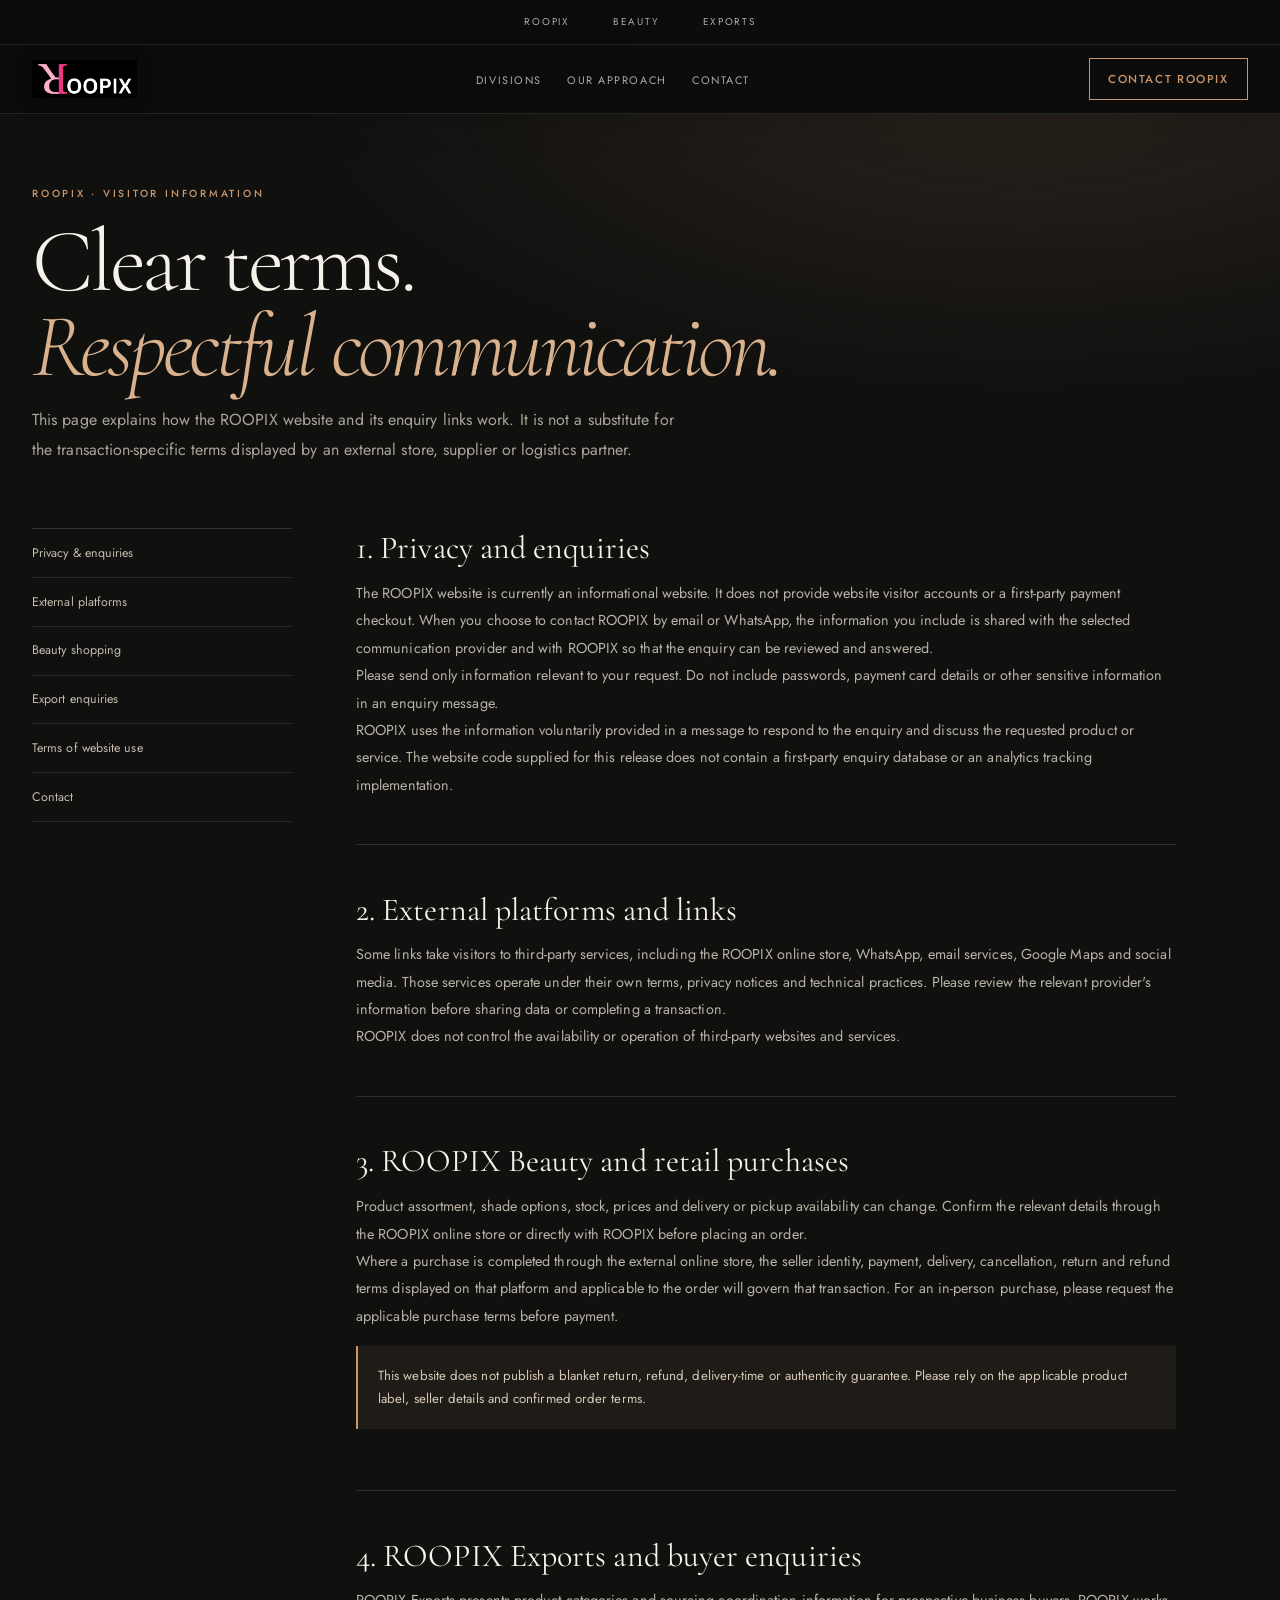
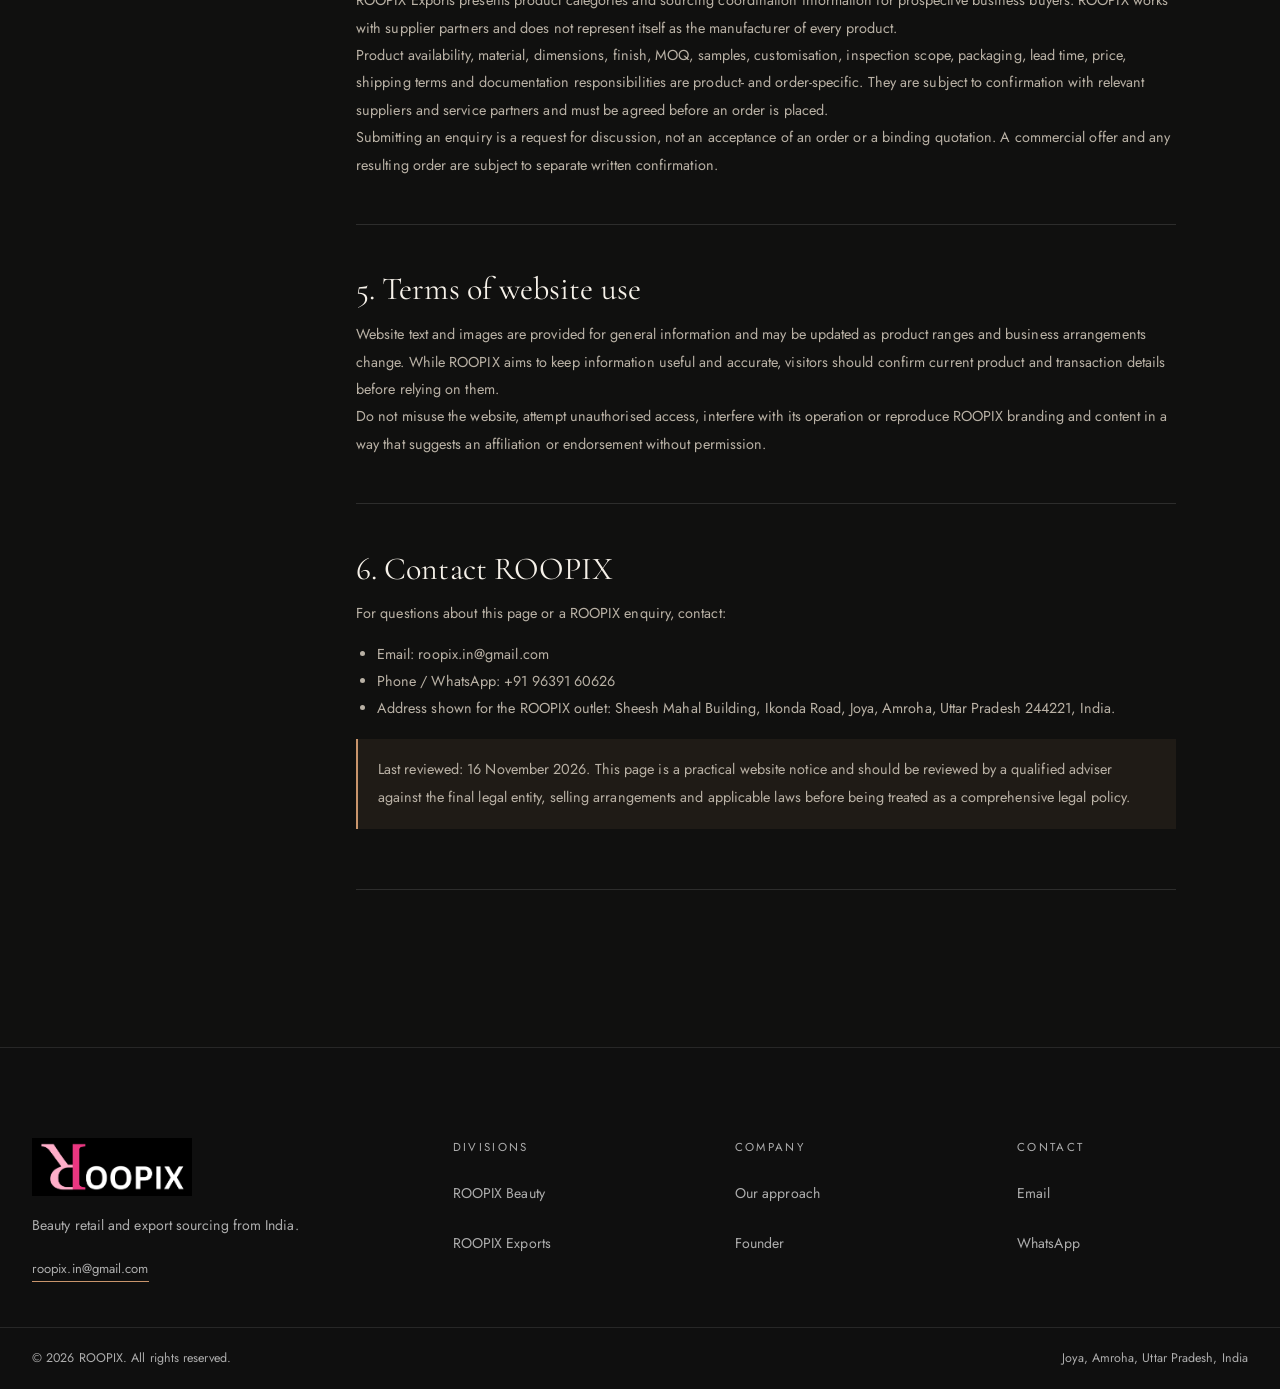
<file: policies/index.html>
<!DOCTYPE html>
<html lang="en"><head>
<meta charset="UTF-8"/><meta name="viewport" content="width=device-width,initial-scale=1"/>
<title>Website Information &amp; Privacy | ROOPIX</title>
<meta name="description" content="ROOPIX website information, privacy and service terms for visitors and customers."/>
<meta name="robots" content="index,follow"/><link rel="canonical" href="https://roopix.in/policies/"/>
<meta property="og:title" content="Website Information &amp; Privacy | ROOPIX"/><meta property="og:description" content="How the ROOPIX website, enquiry links and external shopping services work."/><meta property="og:image" content="https://roopix.in/assets/og-roopix.jpg"/>
<link rel="icon" type="image/svg+xml" href="../assets/favicon.svg"/><link rel="alternate icon" type="image/png" href="../assets/favicon-32.png" sizes="32x32"/><link rel="apple-touch-icon" href="../assets/apple-touch-icon.png"/><link rel="preconnect" href="https://fonts.googleapis.com"/><link rel="preconnect" href="https://fonts.gstatic.com" crossorigin/>
<link rel="stylesheet" href="https://fonts.googleapis.com/css2?family=Cormorant+Garamond:ital,wght@0,300;0,400;0,500;1,300;1,400&family=Jost:wght@300;400;500&display=swap"/>
<link rel="stylesheet" href="../assets/base.css?v=6"/><link rel="stylesheet" href="../assets/premium.css?v=2"/><link rel="stylesheet" href="../assets/refinements.css?v=1"/>
<link rel="stylesheet" href="policy.css?v=2"/>
<link rel="stylesheet" href="policy.css?v=2"/><link rel="stylesheet" href="../assets/quality-assurance.css?v=20261117-1"/></head>
<body class="policy-page">
<a class="skip-link" href="#main">Skip to content</a>
<header class="site-header"><div class="division-bar"><a href="../">ROOPIX</a><a href="../beauty/">Beauty</a><a href="../exports/">Exports</a></div><nav class="nav" aria-label="Main"><a class="nav-logo" href="../" aria-label="ROOPIX home"><img src="../assets/logo.webp" alt="ROOPIX" height="38"/></a><ul class="nav-links"><li><a href="../#divisions">Divisions</a></li><li><a href="../#vision">Our approach</a></li><li><a href="../#contact">Contact</a></li></ul><div class="nav-right"><a class="nav-cta" href="mailto:roopix.in@gmail.com">Contact ROOPIX</a><button class="menu-toggle" id="menuToggle" type="button" aria-expanded="false" aria-controls="mobileMenu" aria-label="Open menu"><span></span><span></span><span></span></button></div></nav></header>
<div class="mobile-menu" id="mobileMenu"><ul><li><a href="../">ROOPIX Home</a></li><li><a href="../beauty/">ROOPIX Beauty</a></li><li><a href="../exports/">ROOPIX Exports</a></li></ul><a class="btn btn-primary" href="mailto:roopix.in@gmail.com">Contact ROOPIX</a></div>
<main id="main"><section class="policy-hero"><div class="container"><p class="eyebrow">ROOPIX · Visitor information</p><h1>Clear terms.<br/><em>Respectful communication.</em></h1><p>This page explains how the ROOPIX website and its enquiry links work. It is not a substitute for the transaction-specific terms displayed by an external store, supplier or logistics partner.</p></div></section>
<div class="container policy-layout"><nav class="policy-nav" aria-label="Policy sections"><a href="#privacy">Privacy &amp; enquiries</a><a href="#external">External platforms</a><a href="#beauty">Beauty shopping</a><a href="#exports">Export enquiries</a><a href="#site">Terms of website use</a><a href="#contact">Contact</a></nav>
<div class="policy-content">
<section id="privacy"><h2>1. Privacy and enquiries</h2><p>The ROOPIX website is currently an informational website. It does not provide website visitor accounts or a first-party payment checkout. When you choose to contact ROOPIX by email or WhatsApp, the information you include is shared with the selected communication provider and with ROOPIX so that the enquiry can be reviewed and answered.</p><p>Please send only information relevant to your request. Do not include passwords, payment card details or other sensitive information in an enquiry message.</p><p>ROOPIX uses the information voluntarily provided in a message to respond to the enquiry and discuss the requested product or service. The website code supplied for this release does not contain a first-party enquiry database or an analytics tracking implementation.</p></section>
<section id="external"><h2>2. External platforms and links</h2><p>Some links take visitors to third-party services, including the ROOPIX online store, WhatsApp, email services, Google Maps and social media. Those services operate under their own terms, privacy notices and technical practices. Please review the relevant provider's information before sharing data or completing a transaction.</p><p>ROOPIX does not control the availability or operation of third-party websites and services.</p></section>
<section id="beauty"><h2>3. ROOPIX Beauty and retail purchases</h2><p>Product assortment, shade options, stock, prices and delivery or pickup availability can change. Confirm the relevant details through the ROOPIX online store or directly with ROOPIX before placing an order.</p><p>Where a purchase is completed through the external online store, the seller identity, payment, delivery, cancellation, return and refund terms displayed on that platform and applicable to the order will govern that transaction. For an in-person purchase, please request the applicable purchase terms before payment.</p><div class="policy-note">This website does not publish a blanket return, refund, delivery-time or authenticity guarantee. Please rely on the applicable product label, seller details and confirmed order terms.</div></section>
<section id="exports"><h2>4. ROOPIX Exports and buyer enquiries</h2><p>ROOPIX Exports presents product categories and sourcing coordination information for prospective business buyers. ROOPIX works with supplier partners and does not represent itself as the manufacturer of every product.</p><p>Product availability, material, dimensions, finish, MOQ, samples, customisation, inspection scope, packaging, lead time, price, shipping terms and documentation responsibilities are product- and order-specific. They are subject to confirmation with relevant suppliers and service partners and must be agreed before an order is placed.</p><p>Submitting an enquiry is a request for discussion, not an acceptance of an order or a binding quotation. A commercial offer and any resulting order are subject to separate written confirmation.</p></section>
<section id="site"><h2>5. Terms of website use</h2><p>Website text and images are provided for general information and may be updated as product ranges and business arrangements change. While ROOPIX aims to keep information useful and accurate, visitors should confirm current product and transaction details before relying on them.</p><p>Do not misuse the website, attempt unauthorised access, interfere with its operation or reproduce ROOPIX branding and content in a way that suggests an affiliation or endorsement without permission.</p></section>
<section id="contact"><h2>6. Contact ROOPIX</h2><p>For questions about this page or a ROOPIX enquiry, contact:</p><ul><li>Email: <a href="mailto:roopix.in@gmail.com">roopix.in@gmail.com</a></li><li>Phone / WhatsApp: <a href="tel:+919639160626">+91 96391 60626</a></li><li>Address shown for the ROOPIX outlet: Sheesh Mahal Building, Ikonda Road, Joya, Amroha, Uttar Pradesh 244221, India.</li></ul><p class="policy-note">Last reviewed: 16 November 2026. This page is a practical website notice and should be reviewed by a qualified adviser against the final legal entity, selling arrangements and applicable laws before being treated as a comprehensive legal policy.</p></section>
</div></div></main>
<footer class="footer"><div class="container footer-inner"><div><img class="footer-logo" src="../assets/logo.webp" alt="ROOPIX"/><p class="footer-desc">Beauty retail and export sourcing from India.</p><p class="footer-email"><a href="mailto:roopix.in@gmail.com">roopix.in@gmail.com</a></p></div><div><h2>Divisions</h2><ul><li><a href="../beauty/">ROOPIX Beauty</a></li><li><a href="../exports/">ROOPIX Exports</a></li></ul></div><div><h2>Company</h2><ul><li><a href="../#vision">Our approach</a></li><li><a href="../#founder">Founder</a></li></ul></div><div><h2>Contact</h2><ul><li><a href="mailto:roopix.in@gmail.com">Email</a></li><li><a href="https://wa.me/919639160626" target="_blank" rel="noopener noreferrer">WhatsApp</a></li></ul></div></div><div class="footer-bottom"><p>© <span data-year>2026</span> ROOPIX. All rights reserved.</p><p>Joya, Amroha, Uttar Pradesh, India</p></div></footer>
<script src="../assets/base.js?v=6" defer></script></body></html>
</file>
<file: assets/base.css>
/* ============================================================
   ROOPIX — shared base styles (used by /, /beauty/, /exports/)
   Each page loads this file first, then its own style.css which
   overrides the theme variables below.
   ============================================================ */

*,*::before,*::after{box-sizing:border-box;margin:0;padding:0}
html{-webkit-text-size-adjust:100%;scroll-behavior:smooth}
[hidden]{display:none!important}

:root{
  --font-display:'Cormorant Garamond',Georgia,serif;
  --font-body:'Jost',system-ui,-apple-system,'Segoe UI',sans-serif;
  --ease:cubic-bezier(.19,1,.22,1);
  --header-h:106px;

  /* theme (dark default) */
  --bg:#0B0B0B; --bg-2:#141414; --bg-3:#1C1C1C;
  --text:#FFFFFF; --text-soft:rgba(255,255,255,.74); --muted:#A3A3A3;
  --border:rgba(255,255,255,.1);
  --accent:#C9956C; --accent-soft:#E8B896;
  --btn-bg:#C9956C; --btn-bg-hover:#D9A57C; --btn-text:#0B0B0B;
  --ghost-border:rgba(255,255,255,.35); --ghost-text:#FFFFFF;
  --focus:#E8B896;

  /* header / menu / footer (always dark) */
  --nav-bg:rgba(11,11,11,.92); --nav-text:#FFFFFF; --nav-muted:rgba(255,255,255,.66);
  --nav-border:rgba(255,255,255,.1); --nav-accent:#C9956C;
  --menu-bg:#0B0B0B;
  --footer-bg:#0F0F0F; --footer-text:#FFFFFF; --footer-muted:rgba(255,255,255,.66); --footer-border:rgba(255,255,255,.1);
}

body{font-family:var(--font-body);background:var(--bg);color:var(--text);line-height:1.65;-webkit-font-smoothing:antialiased;overflow-x:hidden}
body.no-scroll{overflow:hidden}
img{max-width:100%;height:auto;display:block}
a{color:inherit;text-decoration:none}
button{font-family:inherit;cursor:pointer;background:none;border:none;color:inherit}
ul{list-style:none}
:focus-visible{outline:2px solid var(--focus,var(--accent));outline-offset:3px}
.site-header,.mobile-menu,.footer{--focus:var(--nav-accent)}
section[id],div[id]{scroll-margin-top:var(--header-h)}
::selection{background:var(--accent);color:#fff}

@media (prefers-reduced-motion:reduce){
  html{scroll-behavior:auto}
  *,*::before,*::after{animation:none!important;transition-duration:.01ms!important}
}

.visually-hidden{position:absolute!important;width:1px;height:1px;overflow:hidden;clip:rect(0 0 0 0);white-space:nowrap}
.skip-link{position:absolute;left:1rem;top:-120px;z-index:2000;background:var(--btn-bg);color:var(--btn-text);padding:.75rem 1.25rem;font-size:.85rem;letter-spacing:.08em;text-transform:uppercase}
.skip-link:focus{top:1rem}

/* --- Layout & type --- */
.container{width:100%;max-width:1200px;margin-inline:auto;padding-inline:clamp(1.25rem,4vw,2rem)}
.section{padding-block:clamp(4.5rem,9vw,8rem);position:relative}
.eyebrow{font-size:.7rem;font-weight:500;letter-spacing:.3em;text-transform:uppercase;color:var(--accent);margin-bottom:.9rem}
.section-title{font-family:var(--font-display);font-size:clamp(2rem,4vw,3.2rem);font-weight:300;line-height:1.15;margin-bottom:1rem}
.section-title em{font-style:italic;color:var(--accent);font-weight:400}
.section-sub{font-size:.98rem;color:var(--muted);max-width:560px;line-height:1.8}
.section-head{text-align:center;margin-bottom:clamp(2.5rem,6vw,4.5rem)}
.section-head .section-sub{margin-inline:auto}

/* --- Buttons --- */
.btn{display:inline-flex;align-items:center;justify-content:center;gap:.5rem;min-height:46px;padding:.8rem 1.9rem;font-family:var(--font-body);font-size:.78rem;font-weight:500;letter-spacing:.12em;text-transform:uppercase;border:1px solid transparent;transition:background .35s var(--ease),color .35s var(--ease),border-color .35s var(--ease),transform .35s var(--ease)}
.btn-primary{background:var(--btn-bg);color:var(--btn-text)}
.btn-primary:hover{background:var(--btn-bg-hover);transform:translateY(-2px)}
.btn-ghost{border-color:var(--ghost-border);color:var(--ghost-text)}
.btn-ghost:hover{border-color:var(--accent);color:var(--accent)}
.btn-wa{background:#1FA855;color:#fff}
.btn-wa:hover{background:#188a45;transform:translateY(-2px)}
.btn-row{display:flex;flex-wrap:wrap;gap:.85rem}

/* --- Header --- */
.site-header{position:fixed;inset:0 0 auto 0;z-index:900;background:var(--nav-bg);color:var(--nav-text);backdrop-filter:blur(18px);-webkit-backdrop-filter:blur(18px);border-bottom:1px solid var(--nav-border)}
.division-bar{display:flex;justify-content:center;border-bottom:1px solid var(--nav-border);font-size:.68rem;letter-spacing:.16em;text-transform:uppercase}
.division-bar a{padding:.7rem 1.15rem;color:var(--nav-muted);transition:color .3s}
.division-bar a:hover{color:var(--nav-text)}
.division-bar a[aria-current="page"]{color:var(--nav-text);box-shadow:inset 0 -2px 0 var(--nav-accent)}
.nav{max-width:1200px;margin-inline:auto;padding-inline:clamp(1.25rem,4vw,2rem);height:64px;display:flex;align-items:center;justify-content:space-between;gap:1.5rem}
.nav-logo{display:flex;align-items:center;min-height:44px}
.nav-logo img{height:38px;width:auto}
.logo-fallback{font-family:var(--font-display);font-size:1.7rem;font-weight:400;letter-spacing:.22em}
.nav-links{display:flex;align-items:center;gap:2rem}
.nav-links a{font-size:.75rem;letter-spacing:.1em;text-transform:uppercase;color:var(--nav-muted);padding:.5rem 0;position:relative;transition:color .3s}
.nav-links a::after{content:'';position:absolute;left:0;right:0;bottom:.15rem;height:1px;background:var(--nav-accent);transform:scaleX(0);transform-origin:left;transition:transform .3s var(--ease)}
.nav-links a:hover{color:var(--nav-text)}
.nav-links a:hover::after{transform:scaleX(1)}
.nav-right{display:flex;align-items:center;gap:1rem}
.nav-cta{font-size:.72rem;font-weight:500;letter-spacing:.14em;text-transform:uppercase;padding:.65rem 1.3rem;border:1px solid var(--nav-accent);color:var(--nav-accent);transition:background .3s,color .3s}
.nav-cta:hover{background:var(--nav-accent);color:#0B0B0B}
.menu-toggle{display:none;width:44px;height:44px;align-items:center;justify-content:center;flex-direction:column;gap:5px}
.menu-toggle span{display:block;width:24px;height:1.5px;background:var(--nav-text);transition:transform .35s var(--ease),opacity .2s}
.menu-toggle[aria-expanded="true"] span:nth-child(1){transform:translateY(6.5px) rotate(45deg)}
.menu-toggle[aria-expanded="true"] span:nth-child(2){opacity:0}
.menu-toggle[aria-expanded="true"] span:nth-child(3){transform:translateY(-6.5px) rotate(-45deg)}

.mobile-menu{display:none;position:fixed;inset:0;z-index:850;background:var(--menu-bg);color:var(--nav-text);padding:calc(var(--header-h) + 1.5rem) 1.5rem 2rem;flex-direction:column;align-items:center;gap:1.75rem;overflow-y:auto}
.mobile-menu.open{display:flex}
.mobile-menu ul{text-align:center;display:flex;flex-direction:column;gap:.4rem}
.mobile-menu ul a{display:block;padding:.5rem 1rem;font-family:var(--font-display);font-size:1.9rem;font-weight:300;color:var(--nav-text)}
.mobile-menu ul a:hover{color:var(--nav-accent)}
.mobile-menu .btn{width:100%;max-width:320px}

@media (max-width:960px){
  .nav-links,.nav-cta{display:none}
  .menu-toggle{display:flex}
}

/* --- Floating actions --- */
.float-wa,.to-top{position:fixed;z-index:500;display:flex;align-items:center;justify-content:center;transition:opacity .3s,transform .3s,background .3s}
.float-wa{right:calc(1.25rem + env(safe-area-inset-right));bottom:calc(1.5rem + env(safe-area-inset-bottom));width:56px;height:56px;border-radius:50%;background:#1FA855;color:#fff;box-shadow:0 8px 26px rgba(0,0,0,.35)}
.float-wa:hover{transform:translateY(-3px)}
.to-top{right:calc(1.25rem + env(safe-area-inset-right));bottom:calc(5.5rem + env(safe-area-inset-bottom));width:44px;height:44px;background:var(--bg-3);border:1px solid var(--border);color:var(--text);opacity:0;pointer-events:none;transform:translateY(12px)}
.to-top.visible{opacity:1;pointer-events:auto;transform:none}
.to-top:hover{background:var(--btn-bg);color:var(--btn-text)}
.float-wa.is-hidden,.to-top.is-hidden{opacity:0!important;pointer-events:none}

/* --- Reveal (only when JS is on) --- */
.js .reveal{opacity:0;transform:translateY(24px);transition:opacity .8s var(--ease),transform .8s var(--ease)}
.js .reveal.is-visible{opacity:1;transform:none}
@media (prefers-reduced-motion:reduce){.js .reveal{opacity:1;transform:none}}

/* --- Footer --- */
.footer{background:var(--footer-bg);color:var(--footer-text);border-top:1px solid var(--footer-border);padding-top:clamp(3.5rem,7vw,5rem)}
.footer-inner{display:grid;grid-template-columns:1.6fr 1fr 1fr 1fr;gap:3rem;padding-bottom:3rem}
.footer-logo{width:160px;height:auto;margin-bottom:1rem}
.footer-logo-text{font-family:var(--font-display);font-size:1.8rem;letter-spacing:.22em;margin-bottom:1rem;display:block}
.footer-tagline{font-size:.7rem;letter-spacing:.25em;text-transform:uppercase;color:var(--nav-accent);margin-bottom:1rem}
.footer-desc{font-size:.88rem;color:var(--footer-muted);line-height:1.85;max-width:320px;margin-bottom:1.25rem}
.footer h2{font-size:.72rem;letter-spacing:.2em;text-transform:uppercase;color:var(--footer-muted);font-weight:400;margin-bottom:1.25rem}
.footer ul{display:flex;flex-direction:column;gap:.35rem}
.footer ul a,.footer ul button{display:inline-block;padding:.35rem 0;font-size:.88rem;color:var(--footer-muted);transition:color .3s;text-align:left}
.footer ul a:hover,.footer ul button:hover{color:var(--footer-text)}
.footer-social{display:flex;gap:.6rem}
.footer-social a{width:44px;height:44px;display:flex;align-items:center;justify-content:center;border:1px solid var(--footer-border);color:var(--footer-muted);transition:color .3s,border-color .3s}
.footer-social a:hover{color:var(--footer-text);border-color:var(--nav-accent)}
.footer-bottom{border-top:1px solid var(--footer-border);padding:1.25rem clamp(1.25rem,4vw,2rem);max-width:1200px;margin-inline:auto;display:flex;justify-content:space-between;flex-wrap:wrap;gap:.75rem;font-size:.78rem;color:var(--footer-muted)}
.footer-bottom a{color:var(--footer-muted)}
.footer-bottom a:hover{color:var(--footer-text)}
@media (max-width:960px){.footer-inner{grid-template-columns:1fr 1fr}}
@media (max-width:600px){.footer-inner{grid-template-columns:1fr;gap:2rem}.footer-bottom{flex-direction:column;text-align:center}}

/* --- Dialog --- */
dialog{margin:auto;width:calc(100% - 2rem);max-width:540px;max-height:90vh;overflow:auto;background:var(--bg-2);color:var(--text);border:1px solid var(--border);padding:0}
dialog::backdrop{background:rgba(0,0,0,.72)}
.dialog-body{padding:clamp(1.75rem,5vw,2.75rem);position:relative}
.dialog-close{position:absolute;top:.5rem;right:.5rem;width:44px;height:44px;font-size:1.3rem;color:var(--muted)}
.dialog-close:hover{color:var(--text)}
.dialog h2{font-family:var(--font-display);font-size:2rem;font-weight:300;line-height:1.2;margin-bottom:1.25rem}
.dialog p{color:var(--text-soft);font-size:.95rem;line-height:1.8;margin-bottom:1rem}
</file>
<file: assets/premium.css>
/* ROOPIX premium refinement layer - November 2026 */
:root{--rx-radius:2px;--rx-shadow:0 24px 70px rgba(0,0,0,.23);--rx-ease:cubic-bezier(.19,1,.22,1)}
html{scroll-padding-top:112px}
body{letter-spacing:.005em}
.container{max-width:1320px}
.site-header{box-shadow:0 10px 35px rgba(0,0,0,.12);transition:background .35s,border-color .35s}
.division-bar{font-size:.62rem;letter-spacing:.19em}
.division-bar a{padding:.58rem 1.35rem}
.nav{max-width:1440px;height:68px}
.nav-logo img{height:38px;filter:drop-shadow(0 3px 9px rgba(0,0,0,.2))}
.nav-links{gap:clamp(1rem,2vw,2rem)}
.nav-links a{font-size:.68rem;letter-spacing:.14em}
.nav-cta{min-height:42px;padding:.65rem 1.15rem}
.btn{min-height:50px;padding:.9rem 1.5rem;letter-spacing:.14em;font-size:.68rem}
.section{padding-block:clamp(5rem,9vw,9rem)}
.section-head{margin-bottom:clamp(2rem,5vw,4rem)}
.section-title{font-size:clamp(2.45rem,4.5vw,4.2rem);letter-spacing:-.025em}
.eyebrow{font-size:.64rem;letter-spacing:.27em}
.footer{padding-top:clamp(3.8rem,7vw,6rem)}
.footer-inner{max-width:1440px;gap:clamp(1.5rem,4vw,3.5rem)}
.footer-email{margin-top:.8rem;font-size:.82rem;color:var(--footer-muted)}
.footer-email a{border-bottom:1px solid var(--nav-accent);padding-bottom:.2rem}
.footer-bottom{max-width:1440px}
.float-wa{width:54px;height:54px;box-shadow:0 12px 34px rgba(0,0,0,.28);border:1px solid rgba(255,255,255,.22)}
.to-top{backdrop-filter:blur(12px)}

/* Master-brand home */
.pg-home .gw-hero{min-height:calc(100svh - 0px);padding-top:calc(var(--header-h) + clamp(2rem,5vh,4rem));background:radial-gradient(ellipse at 14% 12%,rgba(201,149,108,.16),transparent 44%),radial-gradient(ellipse at 94% 82%,rgba(120,90,62,.1),transparent 36%),#0b0b0a}
.pg-home .gw-hero-inner{gap:clamp(2rem,4.2vh,3.25rem)}
.pg-home .gw-intro{max-width:920px}
.pg-home .gw-intro h1{font-size:clamp(3rem,6.2vw,6.2rem);line-height:.99;letter-spacing:-.035em;max-width:850px}
.pg-home .gw-intro h1 em{color:#dfb48f}
.pg-home .gw-intro .lead{max-width:710px;font-size:clamp(.95rem,1.3vw,1.08rem);color:rgba(255,255,255,.68)}
.pg-home .divisions{gap:clamp(1rem,1.8vw,1.6rem)}
.pg-home .division-card{min-height:clamp(310px,44vh,530px);border-color:rgba(232,205,176,.2);box-shadow:0 16px 60px rgba(0,0,0,.18)}
.pg-home .division-card::before{background:linear-gradient(180deg,rgba(6,7,6,.04) 10%,rgba(6,7,6,.32) 45%,rgba(6,7,6,.94) 100%)}
.pg-home .division-card img{transition:transform 1.5s var(--rx-ease),filter 1s}
.pg-home .division-card:hover img{transform:scale(1.055);filter:saturate(1.08)}
.pg-home .division-body{padding:clamp(1.4rem,3vw,2.5rem)}
.pg-home .division-label{font-size:.61rem;letter-spacing:.26em}
.pg-home .division-card h2{font-size:clamp(2.25rem,3.4vw,3.45rem)}
.pg-home .division-desc{max-width:46ch;color:rgba(255,255,255,.78)}
.pg-home .division-cta{margin-top:.15rem}
.home-signature-row{display:flex;flex-wrap:wrap;gap:.8rem 2rem;padding-top:1.1rem;border-top:1px solid rgba(255,255,255,.1);color:rgba(255,255,255,.55);font-size:.68rem;letter-spacing:.12em;text-transform:uppercase}
.home-signature-row span{display:flex;align-items:center;gap:.6rem}
.home-signature-row i{display:block;width:5px;height:5px;border-radius:50%;background:#c9956c}
.pg-home .vision{background:linear-gradient(135deg,#151513,#10100f)}
.pg-home .vision-text{max-width:620px}
.pg-home .values{gap:1.8rem 2.4rem}
.pg-home .values li{border-color:rgba(255,255,255,.13)}
.pg-home .founder{background:#0b0b0a}
.pg-home .founder-portrait{box-shadow:var(--rx-shadow)}
.pg-home .founder-note blockquote p{font-size:clamp(1.2rem,1.7vw,1.5rem)}
.home-approach{background:#131310;overflow:hidden}
.home-approach-head{max-width:780px;margin-bottom:3rem}
.home-approach-head h2{font-family:var(--font-display);font-weight:300;font-size:clamp(2.8rem,5vw,5rem);line-height:.98;letter-spacing:-.03em;margin-bottom:1rem}
.home-approach-head h2 em{color:var(--accent-soft)}
.home-approach-head>p:last-child{max-width:630px;color:var(--muted);line-height:1.85}
.home-approach-grid{display:grid;grid-template-columns:repeat(3,1fr);border-top:1px solid var(--border);border-bottom:1px solid var(--border)}
.home-approach-card{padding:1.6rem 1.6rem 2rem 0;min-height:195px;border-right:1px solid var(--border)}
.home-approach-card+article{padding-left:1.6rem}
.home-approach-card:last-child{border:0}
.home-approach-card>span{color:var(--accent-soft);font-size:.63rem;letter-spacing:.2em}
.home-approach-card h3{font-family:var(--font-display);font-size:1.8rem;font-weight:400;margin:1.25rem 0 .45rem}
.home-approach-card p{max-width:34ch;color:var(--muted);font-size:.88rem;line-height:1.8}
.pg-home .contact-card{min-height:250px;justify-content:center;border-color:rgba(201,149,108,.2);transition:transform .4s var(--rx-ease),border-color .4s,background .4s}
.pg-home .contact-card:hover{transform:translateY(-5px);border-color:var(--accent);background:#191816}

/* Beauty: premium editorial retail, soft black and rose */
.pg-beauty{--accent:#c87988;--accent-soft:#e5abb3;--btn-bg:#b86d7d;--btn-bg-hover:#cc8492;--nav-accent:#d998a5;--focus:#efb8c1}
.pg-beauty .b-hero{position:relative;min-height:calc(100svh - 106px);display:flex;align-items:center;padding-top:calc(var(--header-h) + 3.5rem);padding-bottom:4.5rem;background:radial-gradient(ellipse at 76% 25%,rgba(191,105,126,.17),transparent 46%),linear-gradient(120deg,#100d0e,#171113 70%,#0e0d0d)}
.pg-beauty .b-hero-grid{max-width:1320px;grid-template-columns:1fr .92fr;gap:clamp(2rem,7vw,7rem)}
.pg-beauty .b-hero h1{font-size:clamp(4rem,8vw,7.4rem);letter-spacing:-.045em;line-height:.88}
.pg-beauty .b-hero h1 em{color:#dfa0ab}
.pg-beauty .lead{max-width:550px;color:rgba(255,255,255,.7);font-size:1.03rem}
.pg-beauty .hero-points li{border-color:rgba(217,152,165,.28);background:rgba(217,152,165,.07);font-size:.68rem;letter-spacing:.1em}
.pg-beauty .b-hero-media{max-width:600px;aspect-ratio:4/4.35;max-height:72vh;border-color:rgba(255,255,255,.14);box-shadow:0 30px 80px rgba(0,0,0,.3)}
.pg-beauty .b-hero-media img{object-position:center;transition:transform 1.4s var(--rx-ease)}
.pg-beauty .b-hero-media:hover img{transform:scale(1.035)}
.pg-beauty .marquee{background:#161214;border-color:rgba(255,255,255,.08)}
.pg-beauty .b-about{background:linear-gradient(120deg,#171314,#101011)}
.pg-beauty .about-media{box-shadow:var(--rx-shadow);border-color:rgba(255,255,255,.15)}
.pg-beauty .b-categories{background:#0d0c0d}
.pg-beauty .cat-grid{gap:1.15rem}
.pg-beauty .cat-card{border-color:rgba(231,194,199,.17);box-shadow:0 14px 40px rgba(0,0,0,.14);transition:transform .55s var(--rx-ease),border-color .4s}
.pg-beauty .cat-card:hover{transform:translateY(-5px);border-color:rgba(229,171,179,.65)}
.pg-beauty .cat-body{padding:1.35rem}
.pg-beauty .cat-body strong{font-size:1.55rem}
.pg-beauty .b-brands{background:#171315}
.pg-beauty .brand-grid{grid-template-columns:repeat(4,1fr);gap:1rem}
.pg-beauty .brand-card{min-height:145px;background:rgba(255,255,255,.035);border-color:rgba(255,255,255,.09);padding:1.7rem}
.pg-beauty .brand-card:hover{transform:translateY(-3px);border-color:rgba(229,171,179,.5)}
.pg-beauty .brand-card img{max-width:160px;max-height:54px}
.pg-beauty .b-why{background:#0d0c0d}
.pg-beauty .why-card{background:#161315;border:1px solid rgba(255,255,255,.08);border-top:2px solid #b86d7d;min-height:190px;transition:transform .4s var(--rx-ease),border-color .3s}
.pg-beauty .why-card:hover{transform:translateY(-4px);border-color:rgba(229,171,179,.5)}
.pg-beauty .b-ask{background:#171315}
.pg-beauty .ask-card{border-color:rgba(255,255,255,.09);transition:transform .4s var(--rx-ease),border-color .4s}
.pg-beauty .ask-card:hover{transform:translateY(-5px);border-color:#d998a5}
.pg-beauty .b-wa{background:radial-gradient(ellipse at 70% 50%,rgba(184,109,125,.17),transparent 55%),#100d0e}
.b-trust{background:#100e0f}
.b-trust-intro{max-width:720px;margin-bottom:2.7rem}
.b-trust-intro h2{font-family:var(--font-display);font-size:clamp(2.7rem,5vw,4.8rem);font-weight:300;line-height:.98;margin-bottom:1rem}
.b-trust-intro h2 em{color:#dfa0ab}
.b-trust-intro>p:last-child{max-width:610px;color:var(--muted);line-height:1.85}
.b-trust-grid{display:grid;grid-template-columns:repeat(3,1fr);border-block:1px solid var(--border)}
.b-trust-card{padding:1.6rem 1.7rem 1.9rem 0;border-right:1px solid var(--border);min-height:190px}
.b-trust-card+article{padding-left:1.7rem}
.b-trust-card:last-child{border:0}
.b-trust-card span{font-size:.62rem;letter-spacing:.17em;color:#dfa0ab}
.b-trust-card h3{font-family:var(--font-display);font-size:1.7rem;font-weight:400;margin:1rem 0 .45rem}
.b-trust-card p{font-size:.85rem;color:var(--muted);line-height:1.8;max-width:34ch}
.b-faq{background:#171315}
.b-faq-grid{display:grid;grid-template-columns:.75fr 1.25fr;gap:clamp(2.5rem,7vw,7rem);align-items:start}
.b-faq .section-title{font-size:clamp(2.7rem,4.5vw,4.4rem)}
.b-faq-contact{display:inline-flex;gap:1rem;margin-top:1.6rem;color:#dfa0ab;border-bottom:1px solid rgba(223,160,171,.5);padding-bottom:.45rem;font-size:.76rem;letter-spacing:.1em;text-transform:uppercase}
.b-faq-list details,.x-faq-list details{border-top:1px solid rgba(255,255,255,.13);padding:1.15rem 0}
.b-faq-list details:last-child,.x-faq-list details:last-child{border-bottom:1px solid rgba(255,255,255,.13)}
.b-faq-list summary,.x-faq-list summary{list-style:none;position:relative;cursor:pointer;padding-right:2.5rem;font-size:.92rem;color:rgba(255,255,255,.88)}
.b-faq-list summary::-webkit-details-marker,.x-faq-list summary::-webkit-details-marker{display:none}
.b-faq-list summary::after,.x-faq-list summary::after{content:'+';position:absolute;right:.25rem;top:-.2rem;color:#dfa0ab;font-family:var(--font-display);font-size:1.7rem;transition:transform .3s}
.b-faq-list details[open] summary::after,.x-faq-list details[open] summary::after{transform:rotate(45deg)}
.b-faq-list details p,.x-faq-list details p{max-width:700px;margin-top:.8rem;color:var(--muted);font-size:.86rem;line-height:1.85}
.pg-beauty .b-store{background:#0d0c0d}
.pg-beauty .store-grid{align-items:stretch}
.pg-beauty .store-photo{position:relative;display:block;min-height:450px;overflow:hidden;border:1px solid rgba(255,255,255,.13)}
.pg-beauty .store-photo img{position:absolute;inset:0;width:100%;height:100%;object-fit:cover;transition:transform 1.1s var(--rx-ease);filter:brightness(.78)}
.pg-beauty .store-photo:hover img{transform:scale(1.035)}
.pg-beauty .store-photo>span{position:absolute;bottom:1.2rem;left:1.3rem;right:1.3rem;display:flex;justify-content:space-between;gap:1rem;color:#fff;font-size:.65rem;letter-spacing:.16em}
.store-actions{display:flex;flex-wrap:wrap;gap:.7rem;margin-top:.4rem}
.pg-beauty .b-contact{background:#171315}
.pg-beauty .contact-card{background:#100e0f;border-color:rgba(255,255,255,.1)}
.pg-beauty .contact-card:hover{border-color:#d998a5}
.pg-beauty .footer{background:#090809}
.pg-beauty .float-wa{font-size:1.35rem;font-weight:400}

/* Exports: B2B substance, not decorative trust claims */
.exports-page .x-parallax-copy{max-width:710px}
.exports-page .x-parallax-copy h1{letter-spacing:-.045em}
.exports-page .x-parallax-lead{max-width:600px}
.exports-page .x-proof__inner{min-height:88px}
.exports-page .x-proof p{font-size:.64rem;letter-spacing:.1em}
.exports-page .x-intro__copy>p{line-height:1.9}
.exports-page .x-intro__statement{font-size:clamp(1.25rem,2vw,1.7rem);line-height:1.55}
.exports-page .x-category-card{transition:transform .55s var(--rx-ease),border-color .4s,box-shadow .4s}
.exports-page .x-category-card:hover{transform:translateY(-5px);box-shadow:0 25px 60px rgba(0,0,0,.24)}
.x-buyer{padding:clamp(5rem,9vw,8rem) 0;background:#111613;color:#f1eee7}
.x-buyer>.container{max-width:1320px}
.x-buyer-grid{display:grid;grid-template-columns:repeat(3,1fr);margin-top:3rem;border-top:1px solid rgba(230,215,187,.18);border-bottom:1px solid rgba(230,215,187,.18)}
.x-buyer-card{padding:1.7rem 1.7rem 2rem 0;min-height:225px;border-right:1px solid rgba(230,215,187,.14)}
.x-buyer-card+article{padding-left:1.7rem}
.x-buyer-card:last-child{border:0}
.x-buyer-card>span{font-size:.62rem;letter-spacing:.2em;color:var(--x-gold)}
.x-buyer-card h3{font-family:var(--font-display);font-size:1.9rem;font-weight:400;margin:1.2rem 0 .55rem}
.x-buyer-card p{color:rgba(241,238,231,.65);font-size:.86rem;line-height:1.85;max-width:38ch}
.x-standards{padding:clamp(5rem,9vw,8rem) 0;background:#e9dfd0;color:#1d201b;position:relative;overflow:hidden}
.x-standards-grid{display:grid;grid-template-columns:.85fr 1.15fr;gap:clamp(2rem,8vw,7rem);align-items:start;max-width:1240px}
.x-standards-intro h2{font-family:var(--font-display);font-size:clamp(3rem,5vw,5.3rem);font-weight:300;line-height:.95;letter-spacing:-.04em;margin:1.35rem 0 1.2rem}
.x-standards-intro h2 em{color:#98734b}
.x-standards-intro>p:last-child{color:#676052;font-size:.9rem;line-height:1.9;max-width:460px}
.x-standards-list article{display:grid;grid-template-columns:50px 1fr;gap:1.1rem;padding:1.3rem 0;border-top:1px solid rgba(50,44,35,.18)}
.x-standards-list article:last-child{border-bottom:1px solid rgba(50,44,35,.18)}
.x-standards-list article>span{font-size:.62rem;letter-spacing:.16em;color:#99764f;padding-top:.35rem}
.x-standards-list h3{font-family:var(--font-display);font-size:1.65rem;font-weight:400;margin-bottom:.25rem}
.x-standards-list p{max-width:620px;color:#696255;font-size:.86rem;line-height:1.85}
.x-faq{padding:clamp(5rem,9vw,8rem) 0;background:#0c100e;color:#f3eee4}
.x-faq-grid{display:grid;grid-template-columns:.75fr 1.25fr;gap:clamp(2rem,7vw,7rem);max-width:1240px}
.x-faq-grid h2{font-family:var(--font-display);font-size:clamp(2.8rem,5vw,4.7rem);font-weight:300;line-height:.98;letter-spacing:-.03em;margin:1.2rem 0}
.x-faq-grid h2 em{color:var(--x-gold)}
.x-faq-grid .x-section-heading__aside{color:rgba(243,238,228,.58);max-width:360px;line-height:1.85}
.x-faq-grid .x-text-link{margin-top:1.5rem}
.exports-page .x-enquiry{position:relative}
.exports-page .x-enquiry__form{box-shadow:0 30px 85px rgba(45,35,20,.12);border-color:rgba(59,51,40,.19)}
.exports-page .x-enquiry__form input,.exports-page .x-enquiry__form select,.exports-page .x-enquiry__form textarea{min-height:43px}
.exports-page .x-enquiry__form input:focus,.exports-page .x-enquiry__form select:focus,.exports-page .x-enquiry__form textarea:focus{outline:2px solid rgba(157,121,80,.35);outline-offset:2px}
.exports-page .x-enquiry__form .field-error{margin-top:.15rem}
.exports-page .x-enquiry__form .x-form-footnote a{color:#5c4b37;text-decoration:underline;text-underline-offset:3px}
.exports-page .x-enquiry__form .x-form-heading{font-size:.62rem}
.exports-page .footer{background:#070a08}
.exports-page .footer-email{color:rgba(244,240,232,.8)}
.exports-page .footer-email a{color:#d3b17d}

/* Shared focus, reduced motion, small screens */
:where(a,button,input,select,textarea,summary):focus-visible{outline:2px solid currentColor;outline-offset:4px}
@media (max-width:960px){
  .pg-home .gw-hero{min-height:auto}
  .home-approach-grid{grid-template-columns:1fr}
  .home-approach-card,.home-approach-card+article{padding:1.3rem 0;min-height:auto;border-right:0;border-bottom:1px solid var(--border)}
  .home-approach-card:last-child{border-bottom:0}
  .pg-beauty .b-hero-grid{grid-template-columns:1fr .9fr;gap:2rem}
  .b-faq-grid,.x-faq-grid{grid-template-columns:1fr;gap:2.2rem}
  .x-standards-grid{grid-template-columns:1fr;gap:2.5rem}
}
@media (max-width:700px){
  .nav{height:60px}
  .pg-home .gw-intro h1{font-size:clamp(2.8rem,12vw,4.6rem)}
  .pg-home .divisions{grid-template-columns:1fr}
  .pg-home .division-card{min-height:420px}
  .home-signature-row{display:grid;grid-template-columns:1fr;gap:.7rem}
  .pg-home .division-desc{display:block}
  .pg-beauty .b-hero{min-height:0;padding-top:calc(var(--header-h) + 2rem)}
  .pg-beauty .b-hero-grid{grid-template-columns:1fr;gap:2rem}
  .pg-beauty .b-hero h1{font-size:clamp(4rem,16vw,6rem)}
  .pg-beauty .b-hero-media{justify-self:stretch;max-width:none;max-height:none;aspect-ratio:1.12}
  .pg-beauty .hero-points{gap:.4rem}
  .pg-beauty .hero-points li{font-size:.62rem}
  .pg-beauty .brand-grid{grid-template-columns:repeat(2,1fr)}
  .b-trust-grid,.x-buyer-grid{grid-template-columns:1fr}
  .b-trust-card,.b-trust-card+article,.x-buyer-card,.x-buyer-card+article{padding:1.3rem 0;min-height:auto;border-right:0;border-bottom:1px solid var(--border)}
  .b-trust-card:last-child,.x-buyer-card:last-child{border-bottom:0}
  .pg-beauty .store-photo{min-height:330px}
  .pg-beauty .store-photo>span{font-size:.55rem}
  .x-faq-grid h2{font-size:clamp(2.8rem,12vw,4.4rem)}
  .x-standards-intro h2{font-size:clamp(2.8rem,12vw,4.6rem)}
  .x-proof__inner{grid-template-columns:1fr 1fr}
}
@media (max-width:480px){
  .section{padding-block:4rem}
  .pg-home .division-card{min-height:390px}
  .pg-home .division-body{padding:1.2rem}
  .pg-home .division-desc{font-size:.82rem}
  .pg-beauty .contact-grid{grid-template-columns:1fr}
  .x-proof__inner{grid-template-columns:1fr;gap:.8rem;padding-block:1.3rem}
  .x-direct li{grid-template-columns:76px 1fr}
}
@media (prefers-reduced-motion:reduce){
  html{scroll-behavior:auto}
  .pg-home .division-card img,.pg-beauty .cat-card,.pg-beauty .store-photo img{transition:none!important}
  .marquee-track{animation:none!important}
}
/* Export company information and downloadable overview */
.x-company-download{display:flex;flex-wrap:wrap;align-items:center;gap:1rem;margin-top:1.45rem}
.x-btn--dark{background:#1b211b;color:#f3eadb;border-color:#1b211b}
.x-btn--dark:hover{background:#303b30;border-color:#303b30}
.x-company-download>span{font-size:.65rem;letter-spacing:.11em;text-transform:uppercase;color:#786f60}
.x-image-disclosure{margin-top:1.2rem;font-size:.68rem!important;line-height:1.6!important;color:#817968!important}
</file>
<file: assets/refinements.css>
/* ROOPIX refinement layer — premium retail clarity and consistency */
:root {
  --rx-border-soft: rgba(45, 33, 29, .14);
  --rx-shadow-soft: 0 24px 70px rgba(32, 21, 18, .12);
}

/* Beauty uses a lighter editorial canvas; shared navigation and footer remain dark. */
html.pg-beauty {
  --bg: #f6f0eb;
  --bg-2: #fffaf6;
  --bg-3: #efe4dd;
  --text: #281d20;
  --text-soft: #64565a;
  --muted: #85777a;
  --border: rgba(62, 35, 43, .13);
  --accent: #a64e68;
  --accent-soft: #b96a7d;
  --rose: #a64e68;
  --rose-soft: #b96a7d;
  --btn-bg: #7d344e;
  --btn-bg-hover: #65283f;
  --btn-text: #fffaf7;
  --ghost-border: rgba(83, 48, 60, .35);
  --ghost-text: #3c2a31;
  --focus: #9e4862;
  --nav-bg: rgba(17, 13, 15, .96);
  --nav-accent: #d4a0aa;
  --footer-bg: #111012;
  --footer-text: #faf5ef;
  --footer-muted: rgba(250,245,239,.66);
  --footer-border: rgba(255,255,255,.12);
}

.pg-beauty body { background: var(--bg); color: var(--text); }
.pg-beauty .b-hero { background: radial-gradient(ellipse at 80% 20%, rgba(166,78,104,.10), transparent 55%), var(--bg); }
.pg-beauty .b-hero h1 em, .pg-beauty .section-title em { color: #97465f; }
.pg-beauty .lead, .pg-beauty .about-body { color: var(--text-soft); }
.pg-beauty .hero-points li { border-color: rgba(145,68,91,.22); background: rgba(145,68,91,.06); color: #5c3543; }
.pg-beauty .b-hero-media { border-color: rgba(86,51,61,.15); box-shadow: 0 24px 70px rgba(48,30,35,.15); }
.pg-beauty .b-about { background: #eee5de; }
.pg-beauty .pillars strong { color: #35282c; }
.pg-beauty .pillars p, .pg-beauty .section-sub { color: #75666a; }
.pg-beauty .pillar-icon { border-color: rgba(82,48,59,.2); color: #9b4d64; }
.pg-beauty .marquee { background: #ece2dc; border-color: rgba(72,44,53,.12); }
.pg-beauty .marquee-track span { color: #76676b; }
.pg-beauty .marquee-track .dot { color: #a64e68; }
.pg-beauty .b-categories { background: #f6f0eb; }
.pg-beauty .b-brands { background: #eee5de; }
.pg-beauty .b-why { background: #f6f0eb; }
.pg-beauty .b-ask { background: #eee5de; }
.pg-beauty .b-trust { background: #f3eae4; }
.pg-beauty .b-faq { background: #f6f0eb; }
.pg-beauty .b-store { background: #eee5de; }
.pg-beauty .why-card, .pg-beauty .ask-card, .pg-beauty .contact-card {
  background: #fffaf6; border-color: rgba(67,43,49,.12); box-shadow: 0 10px 35px rgba(49,32,35,.045);
}
.pg-beauty .why-card { border-top-color: #a64e68; }
.pg-beauty .why-card h3, .pg-beauty .ask-card h3 { color: #33252a; }
.pg-beauty .why-card p, .pg-beauty .ask-card p:not(.tag) { color: #75676a; }
.pg-beauty .ask-card .tag { color: #984b63; }
.pg-beauty .ask-card span { color: #984b63; }
.pg-beauty .b-trust-card { border-color: rgba(63,41,47,.16); }
.pg-beauty .b-trust-card h3 { color: #33252a; }
.pg-beauty .b-trust-card p, .pg-beauty .b-trust-intro>p:last-child { color: #75676a; }
.pg-beauty .b-faq-list details { border-color: rgba(63,41,47,.16); }
.pg-beauty .b-faq-list summary { color: #35272c; }
.pg-beauty .b-faq-list details p { color: #74666a; }
.pg-beauty .b-faq-list details summary::after { color: #9d4f68; }
.pg-beauty .store-detail strong { color: #392b30; }
.pg-beauty .store-detail p, .pg-beauty .store-detail address { color: #75676a; }
.pg-beauty .store-detail .icon { border-color: rgba(82,48,59,.2); color: #9b4d64; }
.pg-beauty .store-photo { border-color: rgba(82,48,59,.18); box-shadow: var(--rx-shadow-soft); }
.pg-beauty .b-contact { background: #f6f0eb; }
.pg-beauty .contact-card { color: #35272c; }
.pg-beauty .contact-card strong { color: #85777a; }
.pg-beauty .contact-card span { color: #3c2b31; }
.pg-beauty .b-wa { background: linear-gradient(135deg,#24151b,#111012); }
.pg-beauty .b-wa .wa-body { color: rgba(255,255,255,.68); }
.pg-beauty .footer { background: #111012; }

/* Category cards use abstract editorial illustrations instead of fictitious ROOPIX-labeled packs. */
.pg-beauty .cat-grid { gap: 1rem; }
.pg-beauty .cat-card { border: 1px solid rgba(75,48,56,.13); border-radius: 2px; box-shadow: 0 18px 50px rgba(46,27,34,.07); }
.pg-beauty .cat-card.lips { background: linear-gradient(150deg,#f4dce0 0%,#dba6b2 55%,#8e4057 100%); }
.pg-beauty .cat-card.face { background: linear-gradient(150deg,#f1e2d2 0%,#d2b092 55%,#8b614b 100%); }
.pg-beauty .cat-card.eye { background: linear-gradient(150deg,#e4dce7 0%,#a895b1 55%,#51435e 100%); }
.pg-beauty .cat-card.skin { background: linear-gradient(150deg,#e5e9d8 0%,#b7c3a2 55%,#627657 100%); }
.pg-beauty .cat-card.acc { background: linear-gradient(150deg,#efe0d7 0%,#c9a897 55%,#785a4b 100%); }
.pg-beauty .cat-card::before { background: linear-gradient(180deg,rgba(28,17,20,.02) 10%,rgba(28,17,20,.22) 50%,rgba(23,14,17,.88) 100%); }
.pg-beauty .cat-visual { position:absolute; inset:0; z-index:-2; display:grid; place-items:center; overflow:hidden; }
.pg-beauty .cat-visual__orb { position:absolute; width:72%; aspect-ratio:1; border:1px solid rgba(255,255,255,.55); border-radius:50%; box-shadow:0 0 0 22px rgba(255,255,255,.08),0 0 0 44px rgba(255,255,255,.05); transform:translate(14%, -12%); transition:transform .9s var(--rx-ease); }
.pg-beauty .cat-visual__icon { position:relative; display:grid; place-items:center; width:58%; aspect-ratio:1; border:1px solid rgba(255,255,255,.55); border-radius:50%; color:#fffaf6; background:rgba(255,255,255,.13); backdrop-filter:blur(5px); box-shadow:0 20px 50px rgba(46,25,32,.15); transition:transform .8s var(--rx-ease); }
.pg-beauty .cat-visual__icon svg { width:58%; height:58%; stroke:currentColor; stroke-width:1.35; stroke-linecap:round; stroke-linejoin:round; }
.pg-beauty .cat-visual__index { position:absolute; top:1.25rem; left:1.1rem; font-size:.55rem; letter-spacing:.22em; color:rgba(255,255,255,.85); }
.pg-beauty .cat-card:hover .cat-visual__orb { transform:translate(5%,-18%) scale(1.08); }
.pg-beauty .cat-card:hover .cat-visual__icon { transform:translateY(-7px) scale(1.04); }
.pg-beauty .cat-body strong { color:#fff; font-size:clamp(1.15rem,1.6vw,1.45rem); }
.pg-beauty .cat-body span { color:rgba(255,255,255,.82); }
.pg-beauty .cat-body i { color:#f3cfb4; }

/* Brand wordmarks: clean typography avoids raster logos with baked checkerboard backgrounds. */
.pg-beauty .brand-grid { gap:.8rem; }
.pg-beauty .brand-card { position:relative; min-height:128px; flex-direction:column; gap:.35rem; background:#fffaf6; border-color:rgba(66,42,49,.12); box-shadow:0 8px 28px rgba(50,31,37,.035); }
.pg-beauty .brand-card:hover { transform:translateY(-3px); border-color:rgba(145,68,91,.35); }
.pg-beauty .brand-wordmark { display:block; color:#32252a; font-family:var(--font-body); font-size:clamp(1.15rem,1.6vw,1.55rem); font-weight:600; letter-spacing:.035em; text-align:center; line-height:1.1; }
.pg-beauty .brand-wordmark b { font-size:.72em; font-weight:500; letter-spacing:.16em; }
.pg-beauty .brand-card--mars .brand-wordmark { letter-spacing:.16em; }
.pg-beauty .brand-card--insight .brand-wordmark { letter-spacing:.12em; font-weight:500; }
.pg-beauty .brand-card--lakme .brand-wordmark { font-family:var(--font-display); font-size:1.8rem; letter-spacing:.02em; }
.pg-beauty .brand-card--nykaa .brand-wordmark { color:#c02f75; font-family:var(--font-display); font-style:italic; font-size:1.9rem; }
.pg-beauty .brand-note { color:#89797d; font-size:.58rem; letter-spacing:.18em; text-transform:uppercase; }

/* Keep the mobile homepage informative; do not hide the introductory copy. */
@media (max-width:700px) {
  .pg-home .gw-intro .lead { display:block; font-size:.9rem; line-height:1.7; }
  .pg-home .division-desc { display:block; font-size:.82rem; line-height:1.6; }
  .pg-home .division-card { min-height:400px; }
  .pg-beauty .cat-grid { grid-template-columns:repeat(2,minmax(0,1fr)); }
  .pg-beauty .cat-card { aspect-ratio: .82; }
  .pg-beauty .cat-card:last-child:nth-child(odd) { grid-column:1/-1; aspect-ratio:1.7; }
  .pg-beauty .brand-card { min-height:112px; }
}
@media (max-width:420px) {
  .pg-beauty .cat-grid { gap:.65rem; }
  .pg-beauty .cat-body { padding:1rem .85rem; }
  .pg-beauty .cat-body strong { font-size:1.14rem; }
  .pg-beauty .cat-body span { font-size:.68rem; }
}

/* Catalogue empty state is an enquiry destination, not an unfinished placeholder. */
.exports-page .catalogue-empty {
  display:grid; grid-template-columns:minmax(0,1.2fr) minmax(220px,.8fr); gap:1.5rem 3rem;
  align-items:center; padding:2.2rem clamp(1.2rem,3vw,2.5rem); margin-top:.8rem;
  border:1px solid rgba(221,202,169,.18); background:linear-gradient(125deg,rgba(211,177,125,.09),rgba(255,255,255,.015));
}
.exports-page .catalogue-empty__copy { max-width:620px; }
.exports-page .catalogue-empty__eyebrow { display:block; margin-bottom:.65rem; color:#c5a474; font-size:.58rem; letter-spacing:.2em; text-transform:uppercase; }
.exports-page .catalogue-empty__copy strong { display:block; margin-bottom:.45rem; color:#f2eadc; font:400 clamp(1.7rem,2.6vw,2.4rem)/1.05 var(--font-display); }
.exports-page .catalogue-empty__copy p { color:rgba(238,231,220,.65); font-size:.84rem; line-height:1.8; }
.exports-page .catalogue-empty__actions { display:flex; flex-direction:column; align-items:flex-start; gap:.8rem; }
.exports-page .catalogue-empty__actions small { color:rgba(238,231,220,.48); font-size:.68rem; line-height:1.6; }
.exports-page .catalogue-empty__actions a:not(.btn) { color:#e0c79b; font-size:.8rem; text-decoration:underline; text-underline-offset:4px; }
.exports-page .x-catalogue .catalogue-link { display:inline-flex; margin-top:1rem; }
.exports-page .x-enquiry__form .field-honeypot { position:absolute!important; width:1px!important; height:1px!important; overflow:hidden!important; clip:rect(0 0 0 0)!important; white-space:nowrap!important; }
@media (max-width:700px) { .exports-page .catalogue-empty { grid-template-columns:1fr; gap:1.2rem; } }

/* Universal small polish */
.brand-card, .cat-card, .why-card, .ask-card, .contact-card, .x-category-card { will-change:auto; }
@media (prefers-reduced-motion:reduce) {
  .pg-beauty .cat-visual__orb, .pg-beauty .cat-visual__icon, .pg-beauty .brand-card { transition:none!important; }
}
</file>
<file: policies/policy.css>
/* Policy page styling moved to an external stylesheet for CSP compatibility. */
.policy-page{--bg:#10100f;--bg-2:#171614;--text:#f6f1e9;--muted:#b3aa9c;--accent:#c9956c;min-height:100vh;background:#10100f;color:#f6f1e9}
.policy-hero{padding:calc(var(--header-h) + 5rem) 0 4rem;background:radial-gradient(ellipse at 80% 15%,rgba(201,149,108,.14),transparent 50%),#10100f}
.policy-hero h1{font:300 clamp(3.3rem,7vw,6.5rem)/.95 var(--font-display);letter-spacing:-.04em;max-width:850px;margin:1rem 0}
.policy-hero h1 em{color:#d9b18d}.policy-hero p:last-child{max-width:650px;color:#aaa397;line-height:1.85}
.policy-layout{display:grid;grid-template-columns:260px 1fr;gap:4rem;padding-bottom:7rem}
.policy-nav{position:sticky;top:130px;align-self:start;border-top:1px solid rgba(255,255,255,.14)}
.policy-nav a{display:block;padding:.85rem 0;border-bottom:1px solid rgba(255,255,255,.1);font-size:.78rem;color:#c4bbad}
.policy-content{max-width:820px}.policy-content section{padding:0 0 2.8rem;margin:0 0 2.8rem;border-bottom:1px solid rgba(255,255,255,.12);scroll-margin-top:125px}
.policy-content h2{font:400 2rem var(--font-display);margin-bottom:.8rem}.policy-content p,.policy-content li{color:#b9b1a5;font-size:.9rem;line-height:1.9}.policy-content ul{list-style:disc;padding-left:1.3rem;margin:.8rem 0}.policy-note{padding:1.1rem 1.25rem;border-left:2px solid #c9956c;background:rgba(201,149,108,.08);color:#d5c8b7;font-size:.83rem;line-height:1.8;margin:1rem 0}
@media(max-width:800px){.policy-layout{grid-template-columns:1fr;gap:2rem}.policy-nav{position:static;display:grid;grid-template-columns:1fr 1fr;gap:0 1rem}}
@media(max-width:500px){.policy-nav{grid-template-columns:1fr}.policy-hero{padding-top:calc(var(--header-h) + 3rem)}}
</file>
<file: assets/quality-assurance.css>
/* =====================================================================
   ROOPIX QUALITY-ASSURANCE LAYER
   Last-loaded corrective layer for readable Beauty copy, consistent
   three-card alignment, and safer responsive layouts across the site.
   ===================================================================== */

/* Global layout containment: prevent grid/flex children from forcing
   the document wider than the actual viewport. */
html,
body {
  max-width: 100%;
  overflow-x: clip;
}

main,
section,
.container,
.nav,
.footer-inner,
.home-hero__inner,
.home-hero__visual,
.home-division-grid,
.home-vision__grid,
.home-founder__grid,
.home-contact-grid,
.x-parallax-content,
.x-intro__grid,
.x-business-approach__inner,
.x-business-sourcing,
.x-category-grid,
.x-standards-grid,
.x-faq-grid,
.x-enquiry__grid,
.b-hero-grid,
.b-about-grid,
.b-trust-grid,
.store-grid {
  min-width: 0;
  max-width: 100%;
}

img,
svg,
video,
canvas,
iframe {
  max-width: 100%;
}

input,
select,
textarea,
button {
  max-width: 100%;
  min-width: 0;
}

/* Consistent minimum hit areas for primary navigation and common controls. */
:where(
  .division-bar a, .nav-logo, .nav-cta, .menu-toggle, .mobile-menu a,
  .btn, .home-button, .home-text-link, .home-secondary-link,
  .hero-link a, .b-faq-list summary, .b-faq-contact,
  .store-detail a, .footer-social a, .footer ul a,
  .x-btn, .x-text-link, .x-faq-list summary, .x-direct a,
  .x-catalogue .chip, .float-wa, .to-top
) {
  min-height: 44px;
}

:where(.division-bar a, .nav-cta, .menu-toggle, .mobile-menu a,
       .btn, .home-button, .hero-link a, .footer-social a,
       .footer ul a, .x-btn, .x-text-link, .b-faq-list summary,
       .x-faq-list summary, .x-direct a) {
  display: inline-flex;
  align-items: center;
}

p,
li,
h1,
h2,
h3,
h4,
a,
address,
label {
  overflow-wrap: break-word;
}

/* ------------------------ BEAUTY: LEGIBILITY ------------------------ */
html.pg-beauty {
  color-scheme: light !important;
}

html.pg-beauty body {
  color: #2b1924 !important;
  background: #fffafd !important;
}

/* The About section is a light blush surface. Keep all copy dark.
   This intentionally supersedes the older dark-glass rules that made
   the paragraph and the Mission / Vision / Approach cards unreadable. */
html.pg-beauty .b-about {
  background: linear-gradient(135deg, #f8eaf1 0%, #f6e8ef 58%, #f3e2eb 100%) !important;
  color: #2b1924 !important;
}

html.pg-beauty .b-about .eyebrow {
  color: #95194f !important;
}

html.pg-beauty .b-about .section-title {
  color: #2b1924 !important;
  text-shadow: none !important;
}

html.pg-beauty .b-about .section-title em {
  color: #b51f65 !important;
  -webkit-text-fill-color: #b51f65 !important;
}

html.pg-beauty .b-about .about-body {
  color: #584752 !important;
  opacity: 1 !important;
  font-size: 1rem !important;
  line-height: 1.8 !important;
  text-shadow: none !important;
}

html.pg-beauty .b-about .pillars {
  display: grid !important;
  grid-template-columns: minmax(0, 1fr) !important;
  gap: .85rem !important;
  width: 100%;
}

html.pg-beauty .b-about .pillars li {
  display: flex !important;
  align-items: center !important;
  gap: 1rem !important;
  width: 100%;
  min-width: 0;
  min-height: 88px;
  padding: 1.05rem 1.15rem !important;
  border: 1px solid rgba(91, 48, 69, .14) !important;
  border-radius: 15px !important;
  background: #fff !important;
  color: #2b1924 !important;
  opacity: 1 !important;
  box-shadow: 0 10px 28px rgba(63, 30, 48, .065) !important;
  -webkit-backdrop-filter: none !important;
  backdrop-filter: none !important;
}

html.pg-beauty .b-about .pillars li > div {
  flex: 1 1 auto;
  min-width: 0;
}

html.pg-beauty .b-about .pillars strong {
  display: block;
  margin: 0 0 .2rem !important;
  color: #30232b !important;
  opacity: 1 !important;
  font-size: .98rem !important;
  font-weight: 600 !important;
  line-height: 1.35 !important;
}

html.pg-beauty .b-about .pillars p {
  margin: 0 !important;
  color: #5c4d55 !important;
  opacity: 1 !important;
  font-size: .9rem !important;
  line-height: 1.6 !important;
  text-shadow: none !important;
}

html.pg-beauty .b-about .pillar-icon {
  display: inline-flex;
  flex: 0 0 44px;
  width: 44px;
  height: 44px;
  min-width: 44px;
  min-height: 44px;
  align-items: center;
  justify-content: center;
  border: 1px solid rgba(181, 31, 101, .25) !important;
  border-radius: 12px;
  background: #fff5fa !important;
  color: #95194f !important;
}

/* --------------------- BEAUTY: THREE TRUST CARDS -------------------- */
html.pg-beauty .b-trust {
  background: #fffafd !important;
  color: #2b1924 !important;
}

html.pg-beauty .b-trust .section-title,
html.pg-beauty .b-trust .section-title em {
  color: #2b1924 !important;
  -webkit-text-fill-color: currentColor !important;
}

html.pg-beauty .b-trust .section-title em {
  color: #b51f65 !important;
  -webkit-text-fill-color: #b51f65 !important;
}

html.pg-beauty .b-trust-intro > p:last-child {
  color: #584752 !important;
  opacity: 1 !important;
  line-height: 1.75 !important;
}

html.pg-beauty .b-trust-grid {
  display: grid !important;
  grid-template-columns: repeat(3, minmax(0, 1fr)) !important;
  align-items: stretch !important;
  gap: 1rem !important;
  width: 100%;
  border: 0 !important;
}

html.pg-beauty .b-trust-card,
html.pg-beauty .b-trust-card + article {
  display: flex !important;
  flex-direction: column !important;
  align-items: flex-start !important;
  min-width: 0;
  min-height: 220px !important;
  height: 100%;
  margin: 0 !important;
  padding: 1.4rem 1.45rem 1.5rem !important;
  border: 1px solid rgba(80, 39, 60, .14) !important;
  border-radius: 16px !important;
  background: #fff !important;
  color: #30232b !important;
  box-shadow: 0 12px 30px rgba(55, 24, 42, .06) !important;
  -webkit-backdrop-filter: none !important;
  backdrop-filter: none !important;
}

html.pg-beauty .b-trust-card > span {
  display: block;
  min-height: 1.45em;
  margin: 0 0 .75rem !important;
  color: #95194f !important;
  font-size: .72rem !important;
  font-weight: 600;
  letter-spacing: .09em;
  line-height: 1.45 !important;
  opacity: 1 !important;
}

html.pg-beauty .b-trust-card h3 {
  display: block;
  min-height: 2.45em;
  margin: 0 0 .55rem !important;
  color: #30232b !important;
  font-size: clamp(1.25rem, 1.8vw, 1.55rem) !important;
  font-weight: 400 !important;
  line-height: 1.22 !important;
  opacity: 1 !important;
}

html.pg-beauty .b-trust-card p {
  flex: 1 1 auto;
  margin: 0 !important;
  max-width: 38ch;
  color: #5c4d55 !important;
  font-size: .92rem !important;
  line-height: 1.7 !important;
  opacity: 1 !important;
  text-shadow: none !important;
}

/* Keep the rest of Beauty's light-background sections consistently
   legible if a legacy dark theme selector is reintroduced upstream. */
html.pg-beauty .b-categories,
html.pg-beauty .b-why,
html.pg-beauty .b-faq {
  color: #2b1924 !important;
}

html.pg-beauty .b-categories .section-title,
html.pg-beauty .b-why .section-title,
html.pg-beauty .b-faq .section-title {
  color: #2b1924 !important;
}

html.pg-beauty .b-categories .section-sub,
html.pg-beauty .b-why .section-sub,
html.pg-beauty .b-faq .section-sub {
  color: #584752 !important;
  opacity: 1 !important;
}

/* ------------------------ MOBILE / TABLET -------------------------- */
@media (max-width: 960px) {
  .nav {
    gap: .75rem;
  }

  .nav-logo {
    flex: 0 1 auto;
    min-width: 0;
  }

  .nav-logo img {
    max-width: min(42vw, 150px);
    height: 34px;
    object-fit: contain;
  }

  .nav-right {
    gap: .5rem;
    min-width: 0;
  }

  .menu-toggle {
    flex: 0 0 44px;
  }
}

@media (max-width: 760px) {
  html { scroll-padding-top: 102px; }

  .container {
    width: 100%;
    max-width: 100%;
    padding-inline: max(17px, env(safe-area-inset-left)) max(17px, env(safe-area-inset-right));
  }

  .section {
    padding-block: clamp(3.25rem, 9vw, 4.5rem);
  }

  .division-bar {
    width: 100%;
    justify-content: center;
    gap: 0;
    overflow: hidden;
  }

  .division-bar a {
    min-width: 0;
    min-height: 42px;
    padding: .62rem clamp(.65rem, 3.5vw, 1rem) !important;
    font-size: clamp(.58rem, 2.7vw, .68rem) !important;
    letter-spacing: .12em;
    white-space: nowrap;
  }

  .nav {
    width: 100%;
    height: 60px;
    min-width: 0;
    padding-inline: 16px;
  }

  .nav-logo img { height: 32px; }

  .mobile-menu {
    width: 100%;
    max-width: 100%;
    padding-inline: 1rem;
    padding-bottom: max(1.5rem, env(safe-area-inset-bottom));
  }

  .mobile-menu ul { width: 100%; }
  .mobile-menu ul a { min-height: 48px; }

  .btn,
  .home-button,
  .x-btn {
    min-height: 48px;
  }

  .footer-inner,
  .footer-bottom,
  .home-hero__facts,
  .x-proof__inner,
  .x-direct li {
    min-width: 0;
  }

  .footer-desc,
  .footer-email,
  .footer-bottom p,
  .home-hero__facts strong,
  .x-direct li > span,
  .x-direct li > a {
    overflow-wrap: anywhere;
  }

  .float-wa {
    right: max(13px, env(safe-area-inset-right)) !important;
    bottom: max(16px, env(safe-area-inset-bottom)) !important;
    width: 48px !important;
    height: 48px !important;
  }

  .to-top {
    right: max(16px, env(safe-area-inset-right)) !important;
    bottom: calc(76px + env(safe-area-inset-bottom)) !important;
    width: 42px !important;
    height: 42px !important;
  }

  /* ROOPIX corporate homepage */
  .home-page .home-hero__inner,
  .home-page .home-division-grid,
  .home-page .home-vision__grid,
  .home-page .home-founder__grid,
  .home-page .home-contact-grid {
    grid-template-columns: minmax(0, 1fr) !important;
  }

  .home-page .home-hero__inner > *,
  .home-page .home-hero__visual,
  .home-page .home-division-card,
  .home-page .home-vision__grid > *,
  .home-page .home-founder__grid > *,
  .home-page .home-contact-grid > * {
    min-width: 0;
    max-width: 100%;
  }

  .home-page .home-hero__facts {
    display: grid;
    grid-template-columns: repeat(2, minmax(0, 1fr));
    gap: .85rem 1rem;
  }

  .home-page .home-hero__facts > div { min-width: 0; }

  /* Beauty: predictable stacks and aligned cards. */
  html.pg-beauty .b-hero-grid,
  html.pg-beauty .b-about-grid,
  html.pg-beauty .store-grid,
  html.pg-beauty .wa-inner {
    grid-template-columns: minmax(0, 1fr) !important;
  }

  html.pg-beauty .about-media {
    width: 100%;
    max-width: 100%;
    max-height: 360px;
    aspect-ratio: 4 / 3;
  }

  html.pg-beauty .about-media img {
    object-fit: cover;
    object-position: center 45%;
  }

  html.pg-beauty .b-about .pillars li {
    align-items: center !important;
    min-height: 82px;
    padding: .95rem 1rem !important;
  }

  html.pg-beauty .b-about .pillars strong { font-size: .96rem !important; }
  html.pg-beauty .b-about .pillars p { font-size: .9rem !important; }

  html.pg-beauty .b-trust-grid {
    grid-template-columns: minmax(0, 1fr) !important;
    gap: .8rem !important;
  }

  html.pg-beauty .b-trust-card,
  html.pg-beauty .b-trust-card + article {
    min-height: 0 !important;
    height: auto;
    padding: 1.15rem 1.15rem 1.2rem !important;
  }

  html.pg-beauty .b-trust-card h3 {
    min-height: 0;
    margin-bottom: .45rem !important;
    font-size: 1.35rem !important;
  }

  html.pg-beauty .b-trust-card p { max-width: none; font-size: .92rem !important; }

  html.pg-beauty .cat-grid {
    grid-template-columns: minmax(0, 1fr) !important;
    width: 100%;
  }

  html.pg-beauty .cat-grid > .cat-card,
  html.pg-beauty .cat-card:last-child:nth-child(odd) {
    grid-column: 1 !important;
    width: 100%;
    min-width: 0;
    aspect-ratio: 1.34 / 1 !important;
  }

  html.pg-beauty .cat-index {
    max-width: 38% !important;
    white-space: nowrap;
    overflow: hidden;
    text-overflow: ellipsis;
  }

  html.pg-beauty .cat-glass-mark {
    max-width: 50% !important;
    white-space: nowrap;
    overflow: hidden;
    text-overflow: ellipsis;
  }

  html.pg-beauty .b-categories { padding-bottom: 7rem !important; }
  html.pg-beauty .store-map iframe { width: 100%; max-width: 100%; height: 300px; }

  /* Exports: prevent long B2B copy, cards and forms from pushing width. */
  .exports-page .x-parallax-copy,
  .exports-page .x-parallax-content,
  .exports-page .x-intro__grid > *,
  .exports-page .x-business-sourcing > *,
  .exports-page .x-enquiry__grid > *,
  .exports-page .x-enquiry__form,
  .exports-page .x-enquiry__form .field,
  .exports-page .x-category-card {
    min-width: 0;
    max-width: 100%;
  }

  .exports-page .x-category-grid {
    grid-template-columns: minmax(0, 1fr) !important;
  }

  .exports-page .x-category-card,
  .exports-page .x-category-card:nth-child(4),
  .exports-page .x-category-card:nth-child(5),
  .exports-page .x-category-card:last-child {
    grid-column: 1 !important;
    min-height: 270px;
  }

  .exports-page .x-enquiry__form input,
  .exports-page .x-enquiry__form select,
  .exports-page .x-enquiry__form textarea {
    width: 100%;
    min-width: 0;
  }

  .exports-page .x-form-actions {
    display: flex;
    flex-direction: column;
    align-items: stretch;
  }

  .exports-page .x-form-actions .x-btn { width: 100%; }
}

@media (max-width: 420px) {
  .division-bar a {
    padding-inline: .58rem !important;
    letter-spacing: .095em;
  }

  .nav { padding-inline: 13px; }
  .home-page .home-hero__facts { grid-template-columns: minmax(0, 1fr); }

  html.pg-beauty .b-about .section-title {
    font-size: clamp(2.25rem, 10vw, 3.1rem);
    line-height: 1.08;
  }

  html.pg-beauty .cat-body { padding: 1rem .9rem 1.05rem !important; }
  html.pg-beauty .cat-body span { font-size: .82rem !important; }

  .exports-page .x-parallax-hero {
    min-height: 720px;
    height: 760px;
  }

  .exports-page .x-parallax-copy h1 {
    font-size: clamp(3rem, 12.4vw, 3.65rem);
    line-height: .94;
    overflow-wrap: normal;
  }

  .exports-page .x-parallax-actions .x-btn,
  .exports-page .x-parallax-actions .x-text-link {
    max-width: 100%;
  }
}

@media (prefers-reduced-motion: reduce) {
  html { scroll-behavior: auto !important; }
  *,
  *::before,
  *::after {
    animation-duration: .01ms !important;
    animation-iteration-count: 1 !important;
    transition-duration: .01ms !important;
    scroll-behavior: auto !important;
  }
}
</file>
